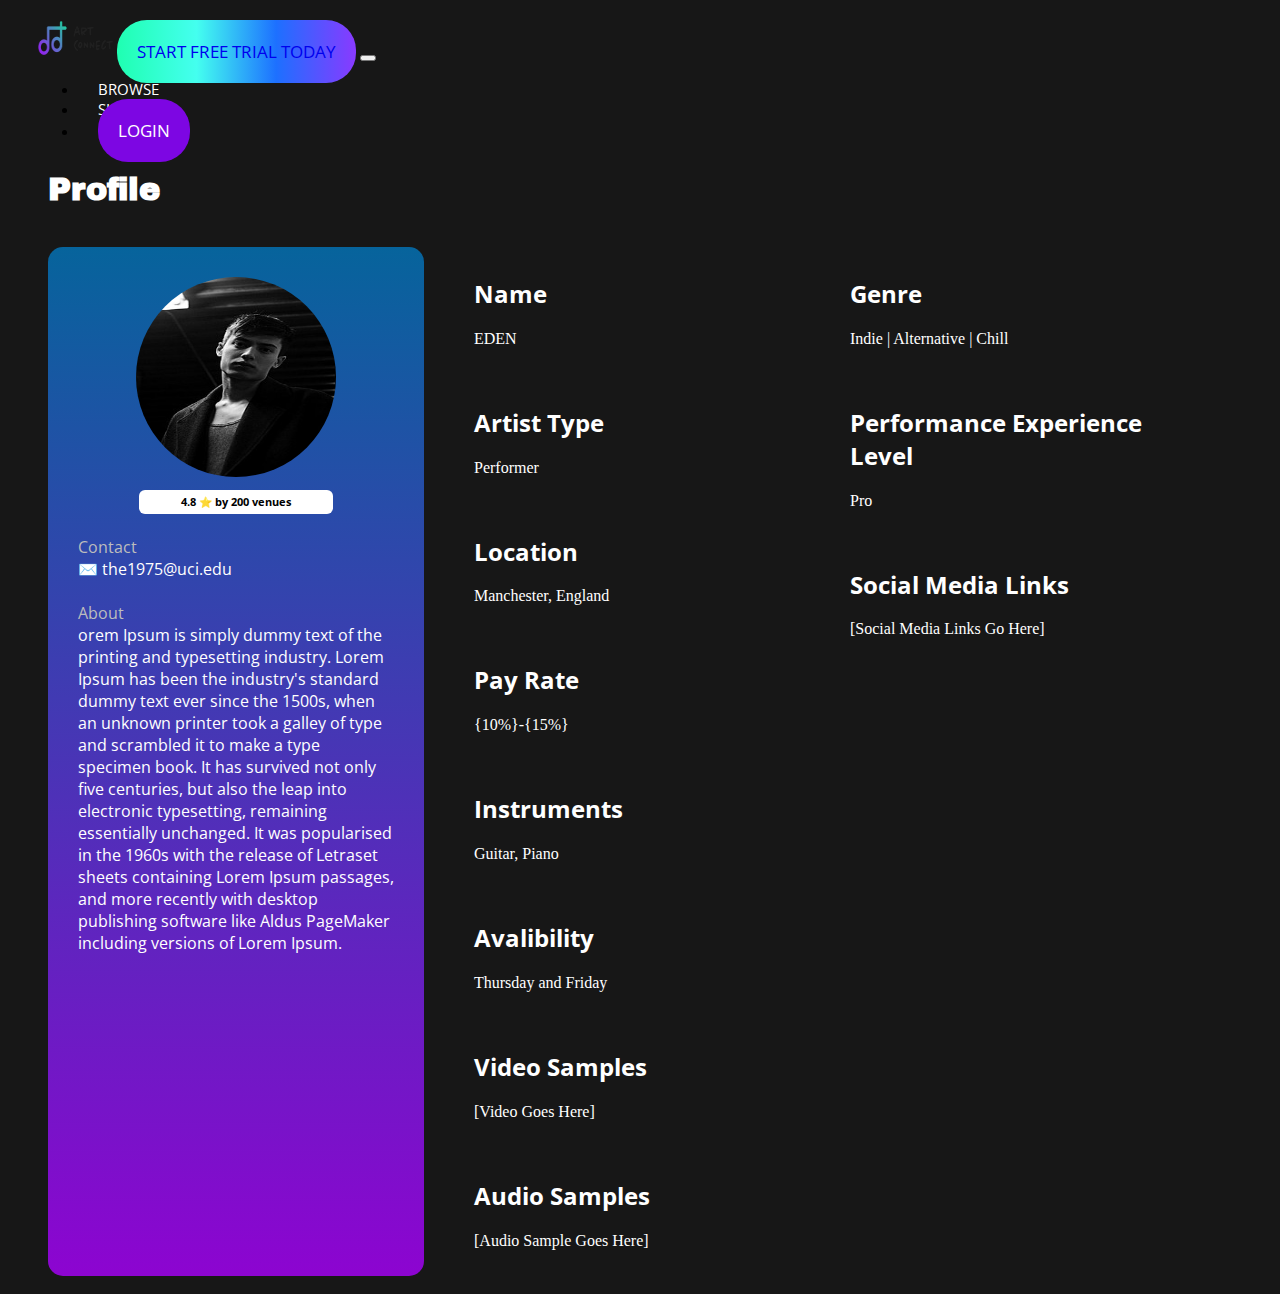
<file: profile.html>
<!doctype html>
<html lang="en">
  <head>
    <meta charset="utf-8">

	  <!--my css-->
	  <link rel="stylesheet" href="profile-style.css">

	  <!-- Bootstrap CSS -->
      <link rel="stylesheet" href="https://stackpath.bootstrapcdn.com/bootstrap/4.1.3/css/bootstrap.min.css" integrity="sha384-MCw98/SFnGE8fJT3GXwEOngsV7Zt27NXFoaoApmYm81iuXoPkFOJwJ8ERdknLPMO" crossorigin="anonymous">

      <!--FONTS-->
      <link href="https://fonts.googleapis.com/css?family=Open+Sans:600" rel="stylesheet">
      <link href="https://fonts.googleapis.com/css?family=Archivo+Black" rel="stylesheet">
    
      <title>ArtConnect · Artist Profile🌸</title>
      <link rel="icon" type="image/png" href="logo.png">
    
  </head>
  <body>
    <nav class="navbar navbar-expand-md navbar-dark sticky-top">
          <div class="container-fluid">
            <a class="navbar-brand" href="acindex.html"><img class="logo-text" src="img/logo-text.png"></a>
            <a class="navbar-brand trial-button" href="acindex.html">START FREE TRIAL TODAY</a>
            <button class="navbar-toggler" type="button" data-toggle="collapse" data-target="#navbarResponsive">
              <span class="navbar-toggler-icon"></span>
            </button>
          <div class="collapse navbar-collapse" id="navbarResponsive">
              <ul id="nav-ul" class="navbar-nav ml-auto">
              <li class="nav-item">
                <a class="nav-link" href="acindex.html">BROWSE</a>
              </li>
              <li class="nav-item">
                <a class="nav-link" href="acindex.html">SIGNUP</a>
              </li>
              <li class="nav-item">
                <a class="navbar-brand login-button" href="acindex.html" style="color: white !important">LOGIN</a>
              </li>
            </ul>
          </div>
          </div>
        </nav>
      <h1>Profile</h1>
      <div class="profile-info">
        <div class="artist-panel">
          <img src="img/EDEN.jpg" class="artist-img">
          <h6 style="text-align: center !important;"class="artist-rating">4.8 ⭐ by 200 venues</h6>
          <br>
          <p style="color: #BDBDBD;">Contact</p>
          <p style="color: white !important;">✉️ the1975@uci.edu</p>
          <br>
          <p style="color: #BDBDBD;">About</p>
          <p style="color: white !important;">orem Ipsum is simply dummy text of the printing and typesetting industry. Lorem Ipsum has been the industry's standard dummy text ever since the 1500s, when an unknown printer took a galley of type and scrambled it to make a type specimen book. It has survived not only five centuries, but also the leap into electronic typesetting, remaining essentially unchanged. It was popularised in the 1960s with the release of Letraset sheets containing Lorem Ipsum passages, and more recently with desktop publishing software like Aldus PageMaker including versions of Lorem Ipsum.</p>
        </div>
        <div class="artist-info">
          <h2>Name</h2>
          <p>EDEN</p>
          <br>
          <h2>Artist Type</h2>
          <p>Performer</p>
          <br>
          <h2>Location</h2>
          <p>Manchester, England</p>
          <br>
          <h2>Pay Rate</h2>
          <p>{10%}-{15%}</p>
          <br>
          <h2>Instruments</h2>
          <p>Guitar, Piano</p>
          <br>
          <h2>Avalibility</h2>
          <p>Thursday and Friday</p>
          <br>
          <h2>Video Samples</h2>
          <p>[Video Goes Here]</p>
          <br>
          <h2>Audio Samples</h2>
          <p>[Audio Sample Goes Here]</p>
        </div>
        <div class="artist-info">
          <h2>Genre</h2>
          <p>Indie | Alternative | Chill</p>
          <br>
          <h2>Performance Experience Level</h2>
          <p>Pro</p>
          <br>
          <h2>Social Media Links</h2>
          <p>[Social Media Links Go Here]</p>
        </div>
      </div>
  </body>
</html>
</file>
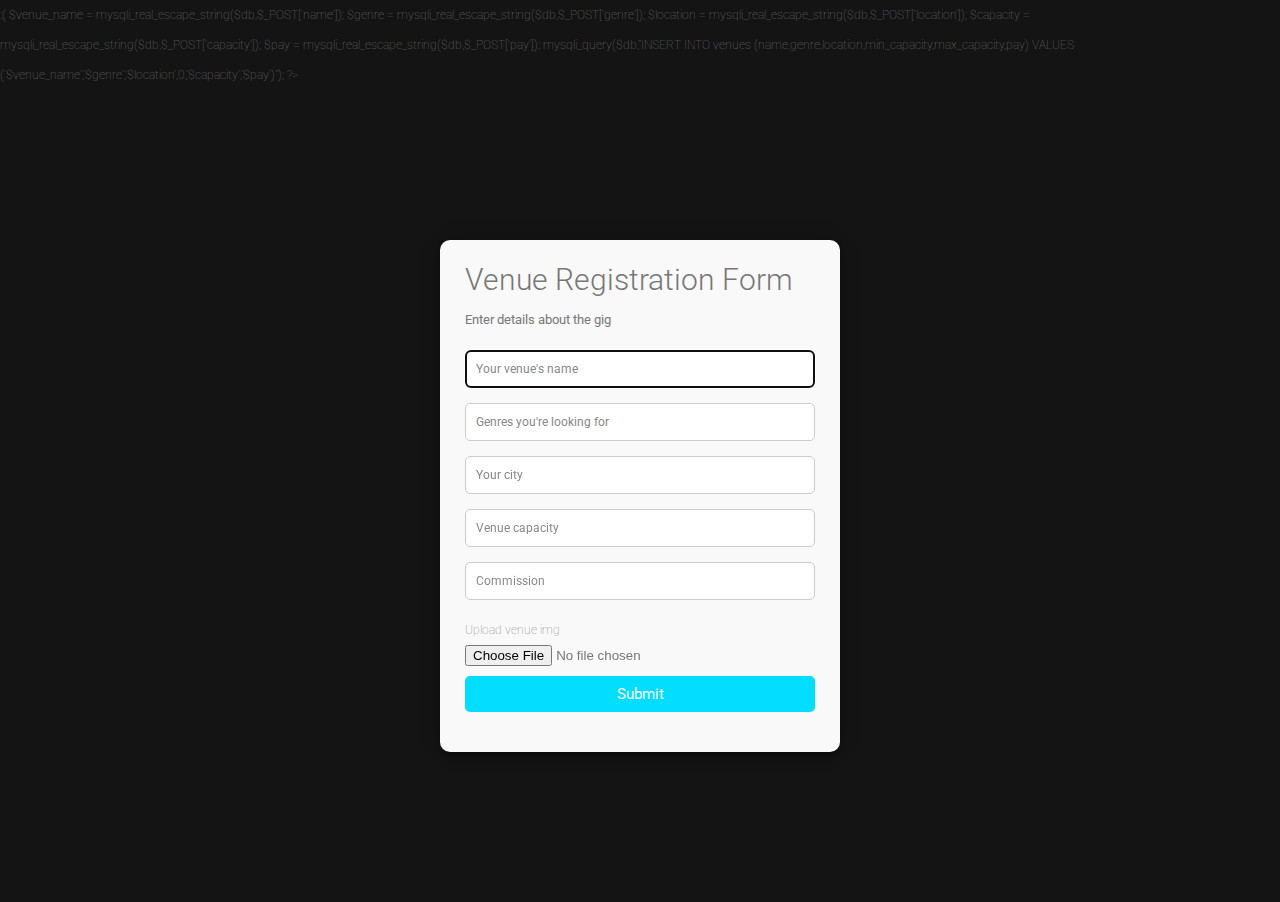
<file: register.html>
<?php
  include("config.php");
  session_start();

  if($_SERVER["REQUEST_METHOD"]=="POST") {
    //NO SQL INJECTION!!! >:(
    $venue_name = mysqli_real_escape_string($db,$_POST['name']);
    $genre = mysqli_real_escape_string($db,$_POST['genre']);
    $location = mysqli_real_escape_string($db,$_POST['location']);
    $capacity = mysqli_real_escape_string($db,$_POST['capacity']);
    $pay = mysqli_real_escape_string($db,$_POST['pay']);

    mysqli_query($db,"INSERT INTO venues (name,genre,location,min_capacity,max_capacity,pay) VALUES ('$venue_name','$genre','$location',0,'$capacity','$pay')");
?>
<!doctype html>
<html lang="en">
	<head>
	  <meta charset="utf-8">

	  <!--my css-->
	  <link rel="stylesheet" href="register.css">

      <!-- Bootstrap CSS -->
      <!--<link rel="stylesheet" href="https://stackpath.bootstrapcdn.com/bootstrap/4.1.3/css/bootstrap.min.css" integrity="sha384-MCw98/SFnGE8fJT3GXwEOngsV7Zt27NXFoaoApmYm81iuXoPkFOJwJ8ERdknLPMO" crossorigin="anonymous">-->

      <!--FONTS-->
      <link href="https://fonts.googleapis.com/css?family=Open+Sans:600" rel="stylesheet">
      <link href="https://fonts.googleapis.com/css?family=Archivo+Black" rel="stylesheet">
    
      <title>ArtConnect</title>
      <link rel="icon" type="image/png" href="logo.png">

      <!--for jQuery-->
      <script src="https://ajax.googleapis.com/ajax/libs/jquery/3.3.1/jquery.min.js"></script>
	</head>
	<body>
		<div class="container">  
		  <form id="contact" action="" method="post">
		    <h3>Venue Registration Form</h3>
		    <h4>Enter details about the gig</h4>
		    <fieldset>
		      <input name="name" placeholder="Your venue's name" type="text" tabindex="1" required autofocus>
		    </fieldset>
		    <fieldset>
		      <input name="genre" placeholder="Genres you're looking for" type="text" tabindex="2" required>
		    </fieldset>
		    <fieldset>
		      <input name="location" placeholder="Your city" type="text" tabindex="3" required>
		    </fieldset>
		    <fieldset>
		      <input name="capacity" placeholder="Venue capacity" type="text" tabindex="4" required>
		    </fieldset>
		    <fieldset>
		      <input name="pay" placeholder="Commission" type="text" tabindex="4" required>
		    </fieldset>
		    <fieldset>
			    <label for="exampleFormControlFile1" style="display: block">Upload venue img</label>
	    		<input type="file" class="form-control-file" id="exampleFormControlFile1">
	    	</fieldset>
		    <fieldset>
		      <button name="submit" type="submit" id="contact-submit" data-submit="...Sending">Submit</button>
		    </fieldset>
		  </form>
		</div>
	</body>
</html>
</file>
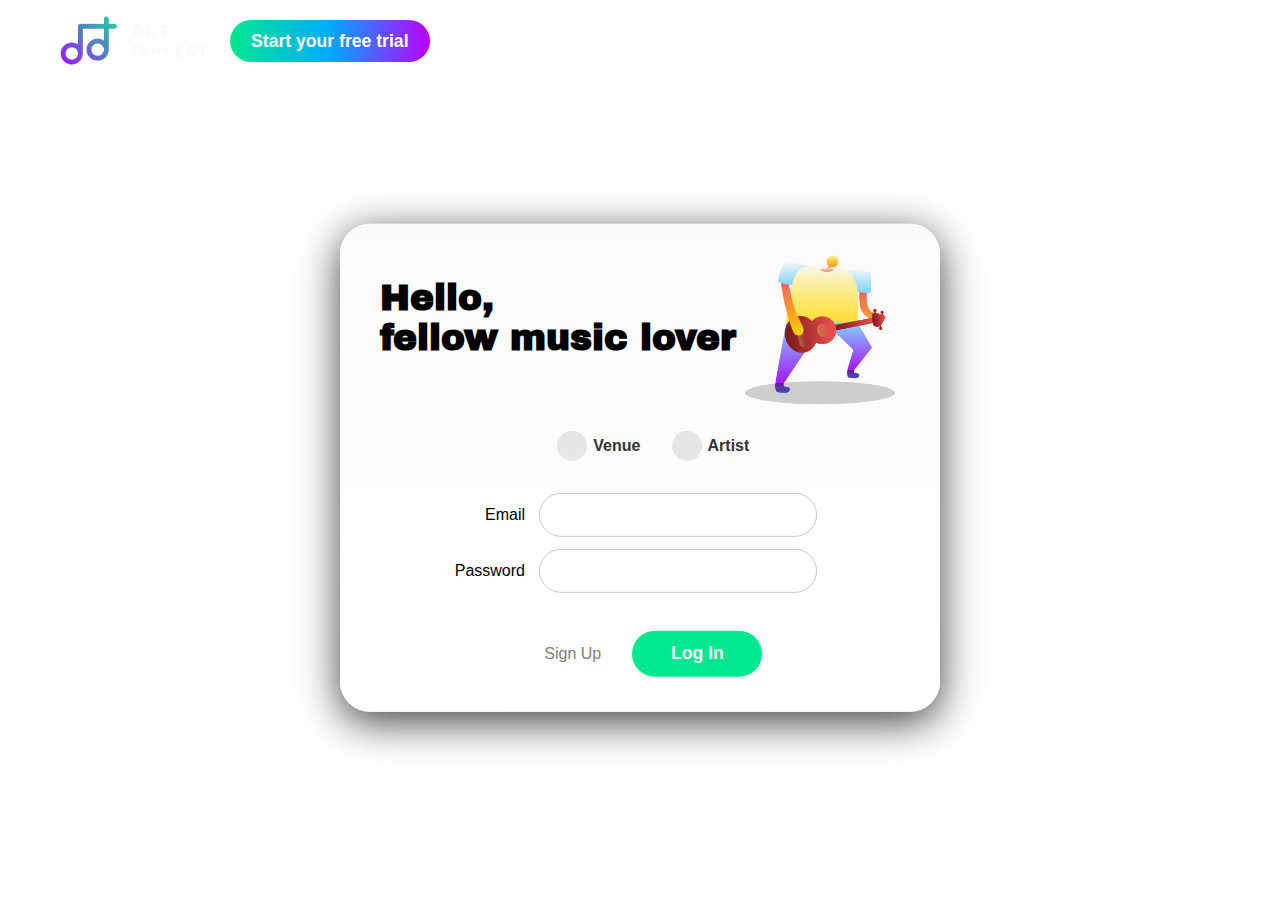
<file: signup.html>
<!-- log in/ sign up page-->

<!DOCTYPE html>
<html lang="en">

<head>
    <meta charset="UTF-8">
    <meta name="viewport" content="width=device-width, initial-scale=1.0">
    <meta http-equiv="X-UA-Compatible" content="ie=edge">
    <title>Sign up for ArtConnect</title>
    <link rel="stylesheet" type="text/css" href="signupstyle.css">
    <link rel="stylesheet" type="text/css" href="buttonStyle.css">
    <link href="https://fonts.googleapis.com/css?family=Archivo+Black&display=swap" rel="stylesheet">
    <link href="https://fonts.googleapis.com/icon?family=Material+Icons"
      rel="stylesheet">
</head>

<body>
    <header>
        <div class="logo">
            <img src="./img/text - white.png" alt="">
        </div>

        <div class="trialButton">
            <button class="button gradient">Start your free trial</button>
        </div>

        <nav>
            <ul>
                <a href="">Stage</a></li>
                <a href="">Browse</a></li>
                <a href="">Dashboard</a></li>
                <a href="">Profile</a></li>
            </ul>
         </nav>
    </header>
    <div class="bgImage"></div>

    <div class="container">
        <div class="loginIntro">
            <h1>Hello, <br> fellow music lover</h1>
        </div>

        <div class="accountTypeSelection">
            <input type="radio" name="radio" value="venue" id="radio-venue" class="form-radio"><label for="radio-one">Venue</label>
            <input type="radio" name="radio" value="artist" id="radio-artist" class="form-radio"><label for="radio-one">Artist</label>
        </div>

        <div class="textFields">
            <form action="" method="POST"
                <label class="accountLabel">Email</label>
                <input type = "email" id="email">
            </form>
            <form action="" method="POST"
                <label class="accountLabel">Password</label>
                <input type = "password" id="password">
            </form>
        </div>

        <div class="submitButton">
            <!--
            <input type = "submit" id="signUp" name="submit" value="Sign Up">
            <input type = "submit" id="login" name="submit" value="Log In">-->
            <button class="" type = "submit" id="signUp" name="submit">Sign Up</button>
            <button class="button" type = "submit" id="login" name="submit">Log In</button>
        </div>
    </div>

</body>

</html>
</file>
<file: profile-style.css>
body,html{
	/*background: #FFFFFF !important;*/
	background: #171717 !important;
}
.logo {
	height: 50px;
	width: 50px;
}
.logo-text{
	height: 40px;
	width: 75px;
}
a{
	text-decoration: none !important;
}
nav{
	padding: 10px 30px 0px 30px !important;
}
nav .navbar-nav li a{
	color: white !important;
	font-family: 'Open Sans';
	font-size: 15px;
 }
 li{
 	padding-left: 20px !important;
 }
 .trial-button, .login-button{
 	font-family: 'Open Sans';
 	font-size: 17px !important;
 	padding: 20px;
 	border-radius: 30px;
 }
 .trial-button{
 	background-image: linear-gradient(to right, #1fffb1 , #44ffef,#1d70ff,#893aff);
 }
  .login-button{
  	background-color: #7D06E3;
 }

div.profile-info{
	display: flex;
}

div.artist-panel{
	margin: 10px 20px 10px 40px !important;
	border-radius: 15px !important;
	padding: 30px !important;
	font-family: 'Open Sans' !important;
	text-align: center;
	align-items: center;
	justify-content: center;
	background: linear-gradient(180deg, rgba(2, 119, 189, 0.8) 0%, rgba(170, 0, 255, 0.8) 100%);
	width: 25% !important;

}
div.artist-panel p{
	margin: 0 !important;
	padding: 0 !important;
	text-align: left;
}
.artist-img{
	border-radius: 50% !important;
	height: 200px;
	width: 200px;
}
.artist-rating{
	margin-top: 8px !important;
	margin: auto;
	width: 58%;
	background-color: white;
	border-radius: 6px !important;
	padding: 5px !important;
}

h1{
	font-family: 'Archivo Black' !important;
	margin: 30px 40px 30px 40px !important;
	color: white !important;
}

div.artist-info{
	margin: 10px 20px 10px 20px !important;
	padding: 10px !important;
	font-family: 'Open Sans' !important;
	align-items: center;
	justify-content: center;
	width: 25% !important;
	color: white !important;
}

div.artist-info h2{
	font-size: 24px;
}

div.artist-info p{
	font-family: 'Abhaya Libre ExtraBold' !important;
}
</file>
<file: register.css>
@import url(https://fonts.googleapis.com/css?family=Roboto:400,300,600,400italic);
* {
  margin: 0;
  padding: 0;
  box-sizing: border-box;
  -webkit-box-sizing: border-box;
  -moz-box-sizing: border-box;
  -webkit-font-smoothing: antialiased;
  -moz-font-smoothing: antialiased;
  -o-font-smoothing: antialiased;
  font-smoothing: antialiased;
  text-rendering: optimizeLegibility;
}

body {
  font-family: "Roboto", Helvetica, Arial, sans-serif;
  font-weight: 100;
  font-size: 12px;
  line-height: 30px;
  color: #777;
  background: #141414;
}

.container {
  max-width: 400px;
  width: 100%;
  margin: 0 auto;
  position: relative;
}

#contact input[type="text"],
#contact button[type="submit"] {
  font: 400 12px/16px "Roboto", Helvetica, Arial, sans-serif;
}

#contact {
  border-radius: 10px;
  background: #F9F9F9;
  padding: 25px;
  margin: 150px 0;
  box-shadow: 0 0 20px 0 rgba(0, 0, 0, 0.2), 0 5px 5px 0 rgba(0, 0, 0, 0.24);
}

#contact h3 {
  display: block;
  font-size: 30px;
  font-weight: 300;
  margin-bottom: 10px;
}

#contact h4 {
  margin: 5px 0 15px;
  display: block;
  font-size: 13px;
  font-weight: 400;
}

fieldset {
  border: medium none !important;
  margin: 0 0 10px;
  min-width: 100%;
  padding: 0;
  width: 100%;
}

#contact input[type="text"]{
  border-radius: 5px;
  width: 100%;
  border: 1px solid #ccc;
  background: #FFF;
  margin: 0 0 5px;
  padding: 10px;
}

#contact input[type="text"]:hover {
  -webkit-transition: border-color 0.3s ease-in-out;
  -moz-transition: border-color 0.3s ease-in-out;
  transition: border-color 0.3s ease-in-out;
  border: 1px solid #aaa;
}

#contact button[type="submit"] {
  border-radius: 5px;
  cursor: pointer;
  width: 100%;
  border: none;
  background: #03ddff;
  color: #FFF;
  margin: 0 0 5px;
  padding: 10px;
  font-size: 15px;
}

#contact button[type="submit"]:hover {
  background: #048ea3;
  -webkit-transition: background 0.3s ease-in-out;
  -moz-transition: background 0.3s ease-in-out;
  transition: background-color 0.3s ease-in-out;
}

#contact button[type="submit"]:active {
  box-shadow: inset 0 1px 3px rgba(0, 0, 0, 0.5);
}

#contact input:focus,{
  outline: 0;
  border: 1px solid #aaa;
}


::-webkit-input-placeholder {
  color: #888;
}

:-moz-placeholder {
  color: #888;
}

::-moz-placeholder {
  color: #888;
}

:-ms-input-placeholder {
  color: #888;
}
</file>
<file: signupstyle.css>
input:focus { outline: none; }
button:focus { outline: none; }

button:hover{
    cursor: pointer;
}

 h1{
    text-align: left;
    padding-top: 20px;
    margin-bottom: 60px;
    font-family: 'Archivo Black';
    font-size: 36px;
    line-height: 40px;
}

body, html{
    height: 100%;
    margin: 0;
}


.bgImage{
    background-image: url("https://images.unsplash.com/photo-1554283508-acb4d08a7717?ixlib=rb-1.2.1&ixid=eyJhcHBfaWQiOjEyMDd9&auto=format&fit=crop&w=2000&q=80");
    height: 100%;
    min-height: 600px;
    background-position: center;
    background-repeat: no-repeat;
    background-size: cover;
}

header{
    align-content: center;
    position: absolute;
    width: 100%;
    padding-bottom: 10px;
    border: 0px red solid;
    display: inline-block;
}

header .logo{
    float: left;
    margin-top: 12px;
    margin-left: 60px;
    height: 60px;
}

header .logo:hover{
    cursor: pointer;
}

header .trialButton{
    position: relative;
    float: left;
    border: 0px red solid;
    margin-top: 20px;
}

header a{
    color: white;
    text-decoration: none;
    font-family: 'Open Sans', Arial, sans-serif;
    font-weight: bold;
    margin-right: 30px;
}

header nav{
    margin-top: 32px;
    margin-right: 40px;
    float: right;
    border: 0px red solid;
}

header img{
    width: 150px;
    margin-right: 20px;
}

header ul{
    margin: 0;
    padding: 0;
}

header li{
    float: left;
    display: inline;
    padding: 0 20px 0 20px;
}



.container{
    /*center*/
    -webkit-transform: translate(-50%,-50%);
    transform: translate(-50%,-50%);
    position: absolute;
    top: 52%;
    left: 50%;

    width: 50%;
    max-width: 520px;
    min-width: 380px;
    background-image: #FAFAFA;
    border-radius: 30px;
    padding: 10px 40px;
    background-image:  url(./img/groovy.png), linear-gradient(-0deg, #ffffff, #FAFAFA);
    background-position-x: 90%, center;
    background-position-y: 10%, center;
    background-repeat: no-repeat, no-repeat;
    background-size: 150px, auto;
    box-shadow: 0px 10px 40px #424242;
    font-family: 'Open Sans', Arial, sans-serif;
    font-size: 1em;
}


.accountTypeSelection{
    font-family: 'Archivo Black', ;
    margin-bottom: 2em;
    margin-left: auto;
    margin-right: auto;
    text-align: center;
    white-space:nowrap;
}

 .form-radio{
     -webkit-appearance: none;
     -moz-appearance: none;
     appearance: none;
     display: inline-block;
     position: relative;
     background-color: rgb(230, 230, 230);
     color: #666;
     top: 10px;
     height: 30px;
     width: 30px;
     border: 0;
     border-radius: 50px;
     margin-right: 6px;
     margin-left: 2em;
     outline: none;
     cursor: pointer;
}
.form-radio:checked::before{
     position: absolute;
     font-size: 1.6em;
     font-family: 'Open Sans', Arial, sans-serif;
     left: 7px;
     top: 5px;
     content: '✓';
     transform: rotate(0deg);
     color: black;
     opacity: 0.5;
}

.form-radio:hover{
     background-color: #BDBDBD;
}

.form-radio:checked{
     background-color: #00E88F;
}

label{
    font-family: 'Open Sans', Arial, sans-serif;
    font-weight: bold;
     color: #333;
     /*
     -webkit-font-smoothing: antialiased;
     -moz-osx-font-smoothing: grayscale;
     */
}



.textFields{
    line-height: 3.5em;
    border: 0px green solid;
    text-align: right;
    padding-right: 0px;
    white-space: nowrap;
    margin-left: 6%;
    margin-right: 16%;
}


.textFields input{
    border: 1.4px rgb(201, 201, 201) solid;
    border-radius: 100px;
    width: 60%;
    height: 26px;
    padding: 0.5em 1em;
    font-size: 1em;
    margin-left: 10px;
    /*margin: 0px 8px;*/

}

.submitButton{
    margin-top: 2em;
    margin-bottom: 1.6em;
    border: 0px green solid;
    text-align: center;
    font-size: 1em;
}

.submitButton button{
    font-size: 1em;
    border: none;
    background-color: transparent;
}

#login{
    margin-left: 4%;
    color: white;
    border-radius: 100em;
    padding: 0.7em 1.3em;
    width: 130px;
    font-size: 1.1em;
    font-family: 'Open Sans', Arial, sans-serif;
    font-weight: bold;
    background-color:#00E88F;
    border: none;
}

#login:hover{
    background-color: #008C7B;
    cursor: pointer;
    /*    border-radius: 100em;
    font-weight: bold;
    color: white; */

}

#signUp{
    margin-left: 4%;
    color: grey;
    background-color: Transparent;
}

#signUp:hover{
    color: black;
    cursor: pointer;
}
</file>
<file: buttonStyle.css>
button:focus { outline: none; }

button:hover{
    cursor: pointer;
}
.buttons button{
    margin-left: 2%;
    margin-right: 2%;
    margin-top: 20px;
}

/*button as default is green*/
.button{
    color: white;
    border-radius: 100em;
    padding: 0.6em 1.2em;
    font-size: 1.1em;
    font-family: 'Open Sans', sans-serif;
    font-weight: bold;
    background-color: #00E88F;
    border: none;
}

/*purple button*/
.button.purple{
    background-color: #BC00FF;
}

/*purple-green gradient button*/
.button.gradient{
    background-image: linear-gradient(-90deg, #BC00FF, #00AAFB, #00E88F);
}

.button.accept{
    color: #00E88F;
    background-color: white;
    box-shadow: 0px 8px 14px rgba(51, 51, 51, 0.2);
}

.button.accept label{
}

.button.accept::before{
    content: "check"; 
    margin-right: 4px;
    font-family: "Material Icons"; 
}

.venueCardContainer{

    /*remember to delete this */
    box-sizing: border-box;
    margin-top: 30px;
    padding: 20px;
    color: white;
    width: 380px;
    height: 260px;
    background-image: linear-gradient(-0deg, #FFA300, #FF6200);
    border-radius: 20px;
}

.venueCardContainer h2{
    
    margin: 16px  16px 0 16px;
    padding: 20px 0 0 0;

    margin: 0;
    padding: 0;
    
    border: 0px red solid;
    font-family: 'Archivo Black';
}

.venueCardContainer h3{
    /*
    margin-left: 16px;
    margin-top: 0px;
    */
    margin: 0;
    padding: 0;
    border: 0px blue solid;
    font-family: 'Archivo Black';

}

.venueCardContainer ul{
    margin: 20px 0 0 0;
    padding: 0;
    list-style-type: none;
    font-family: 'Open Sana', Arial, sans-serif;
}
</file>
